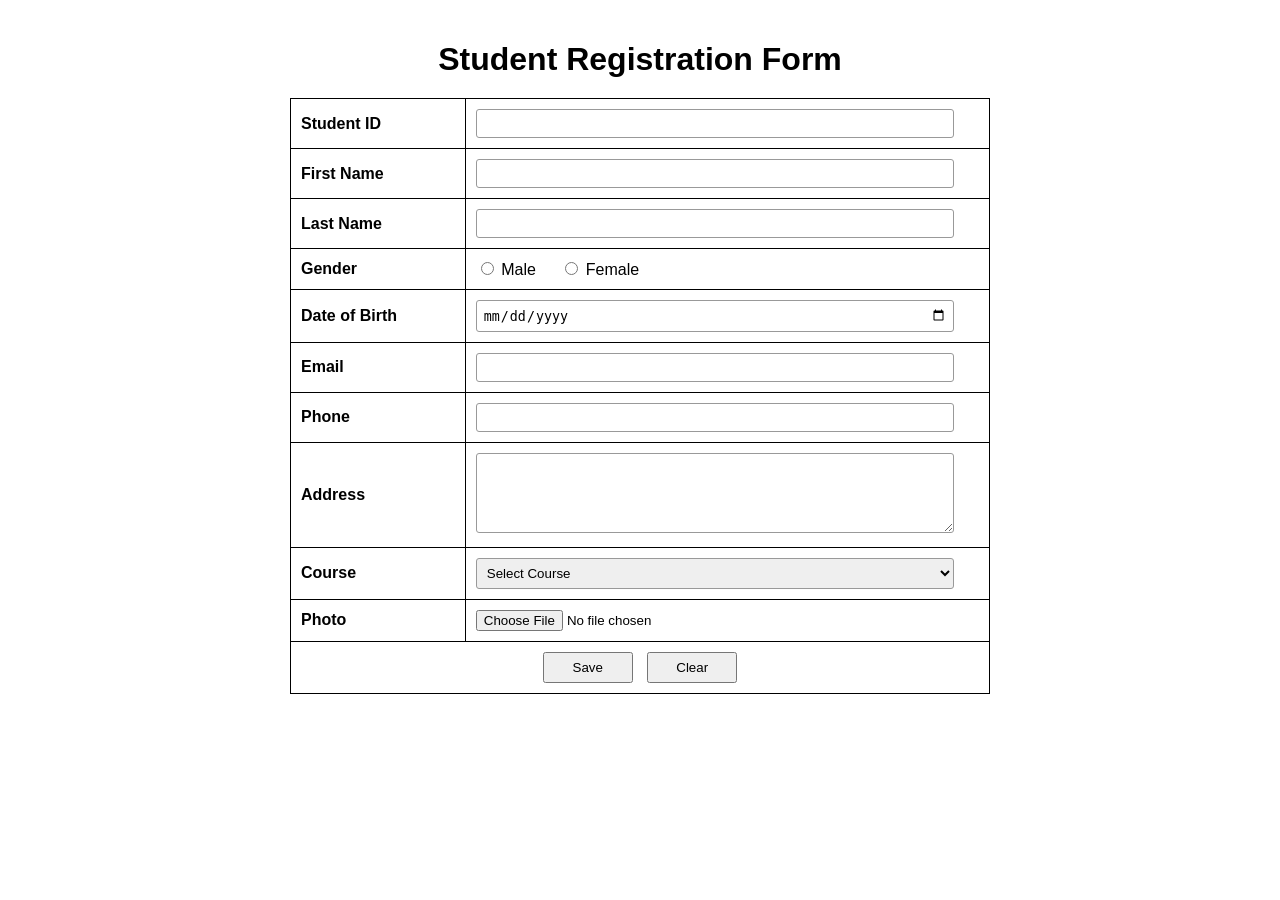
<file: Index.html>
<!DOCTYPE html>
<html lang="en">
<head>
    <meta charset="UTF-8">
    <meta name="viewport" content="width=device-width, initial-scale=1.0">
    <title>Simple Table</title>
    <style>
        body {
            font-family: Arial, sans-serif;
            background-color: #fff;
            margin: 0;
            padding: 20px;
        }

        h1 {
            text-align: center;
            margin-bottom: 20px;
        }

        .form-container {
            max-width: 700px;
            margin: 0 auto;
        }

        table {
            width: 100%;
            border-collapse: collapse;
            margin: 0 auto;
        }

        td {
            border: 1px solid #000;
            padding: 10px;
            vertical-align: middle;
        }

        td.label-cell {
            width: 25%;
            font-weight: bold;
        }

        input[type="text"],
        input[type="email"],
        input[type="tel"],
        input[type="date"],
        select,
        textarea {
            width: 95%;
            padding: 6px;
            box-sizing: border-box;
            border: 1px solid #999;
            border-radius: 3px;
        }

        textarea {
            resize: vertical;
            min-height: 80px;
        }

        .buttons {
            text-align: center;
            padding-top: 10px;
        }

        .buttons input {
            width: 90px;
            margin: 0 5px;
            padding: 6px 0;
        }
    </style>
</head>
<body>
    <div class="form-container">
        <h1>Student Registration Form</h1>
        <form>
            <table>
                <tr>
                    <td class="label-cell">Student ID</td>
                    <td><input type="text" id="student-id" name="student-id" required></td>
                </tr>
                <tr>
                    <td class="label-cell">First Name</td>
                    <td><input type="text" id="first-name" name="first-name" required></td>
                </tr>
                <tr>
                    <td class="label-cell">Last Name</td>
                    <td><input type="text" id="last-name" name="last-name" required></td>
                </tr>
                <tr>
                    <td class="label-cell">Gender</td>
                    <td>
                        <label><input type="radio" id="male" name="gender" value="male" required> Male</label>
                        <label style="margin-left: 20px;"><input type="radio" id="female" name="gender" value="female" required> Female</label>
                    </td>
                </tr>
                <tr>
                    <td class="label-cell">Date of Birth</td>
                    <td><input type="date" id="date-of-birth" name="date-of-birth"></td>
                </tr>
                <tr>
                    <td class="label-cell">Email</td>
                    <td><input type="email" id="email" name="email"></td>
                </tr>
                <tr>
                    <td class="label-cell">Phone</td>
                    <td><input type="tel" id="phone-number" name="phone-number"></td>
                </tr>
                <tr>
                    <td class="label-cell">Address</td>
                    <td><textarea id="address" name="address"></textarea></td>
                </tr>
                <tr>
                    <td class="label-cell">Course</td>
                    <td>
                        <select id="course" name="course">
                            <option value="">Select Course</option>
                            <option value="computer-science">Computer Science</option>
                            <option value="business-administration">Business Administration</option>
                            <option value="psychology">Psychology</option>
                            <option value="engineering">Engineering</option>
                        </select>
                    </td>
                </tr>
                <tr>
                    <td class="label-cell">Photo</td>
                    <td><input type="file" id="photo" name="photo"></td>
                </tr>
                <tr>
                    <td colspan="2" class="buttons">
                        <input type="submit" value="Save">
                        <input type="reset" value="Clear">
                    </td>
                </tr>
            </table>
        </form>
    </div>
</body>
</html>
</file>
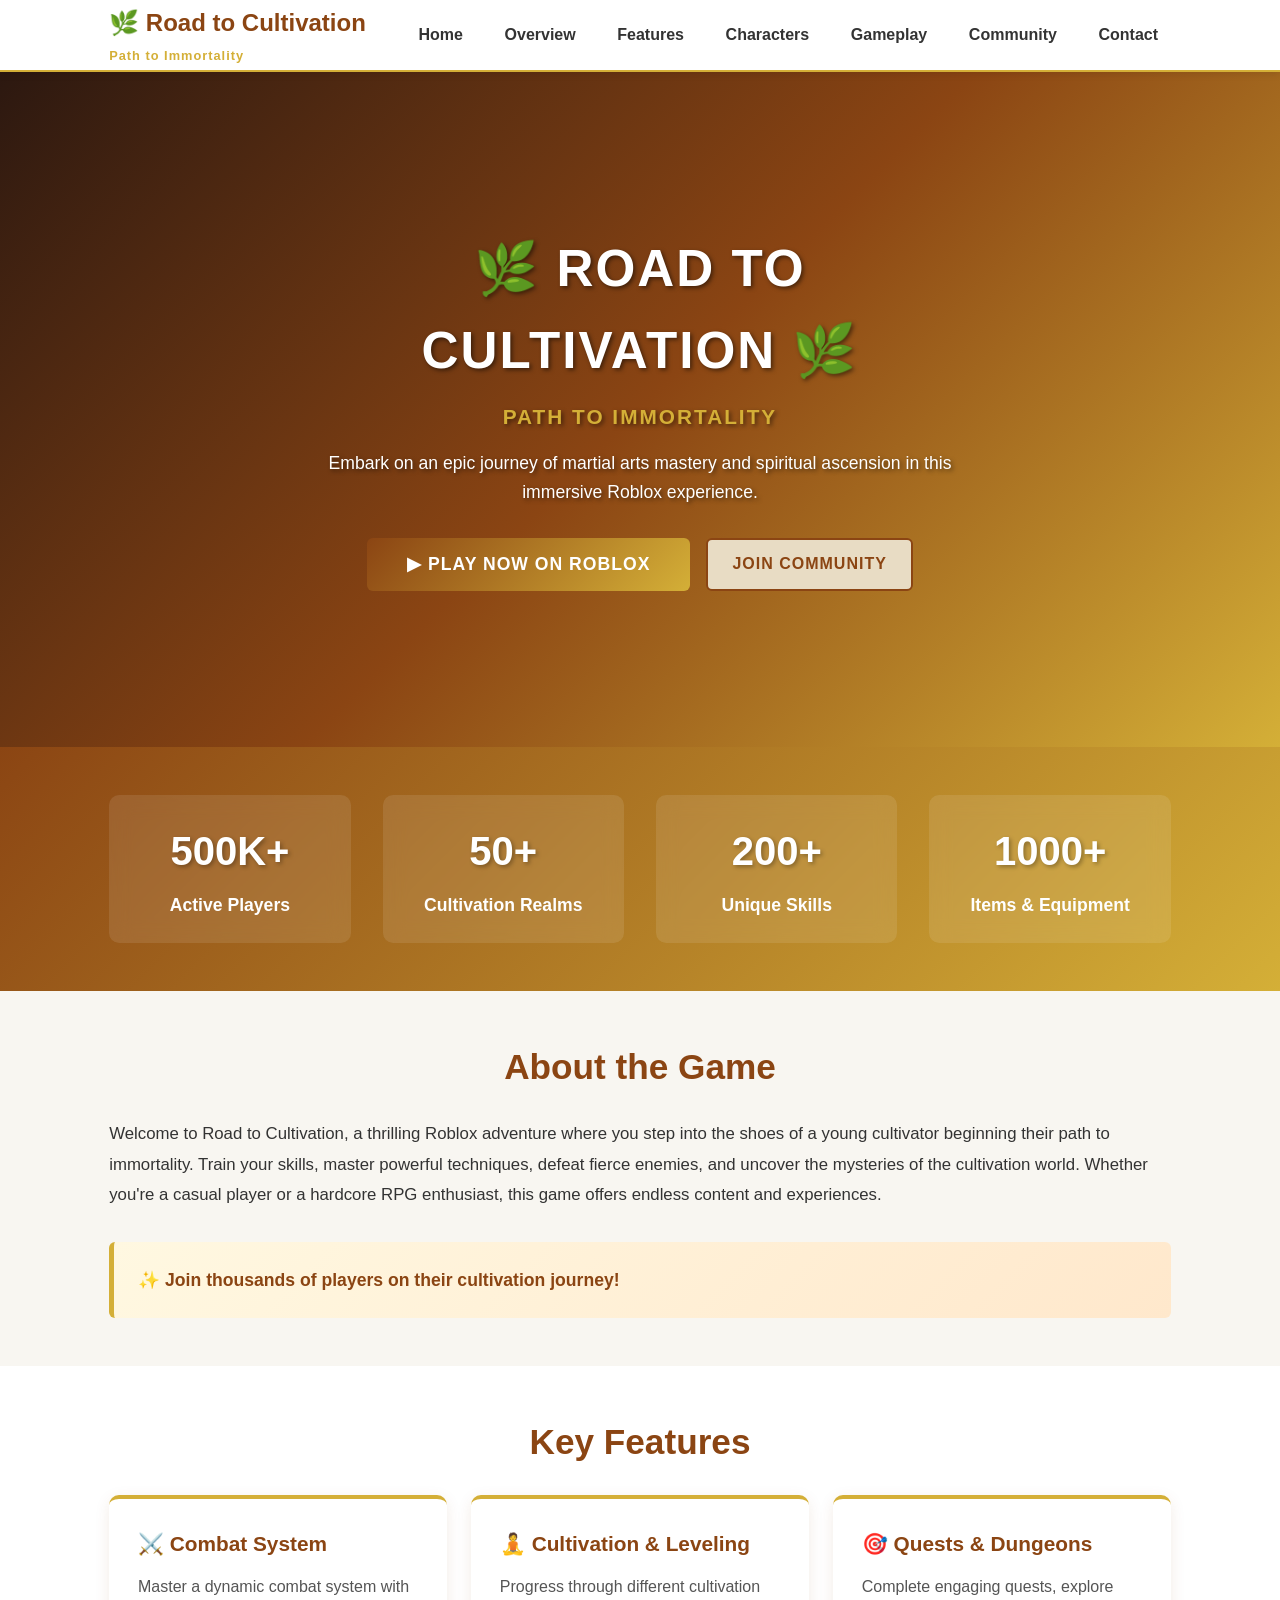
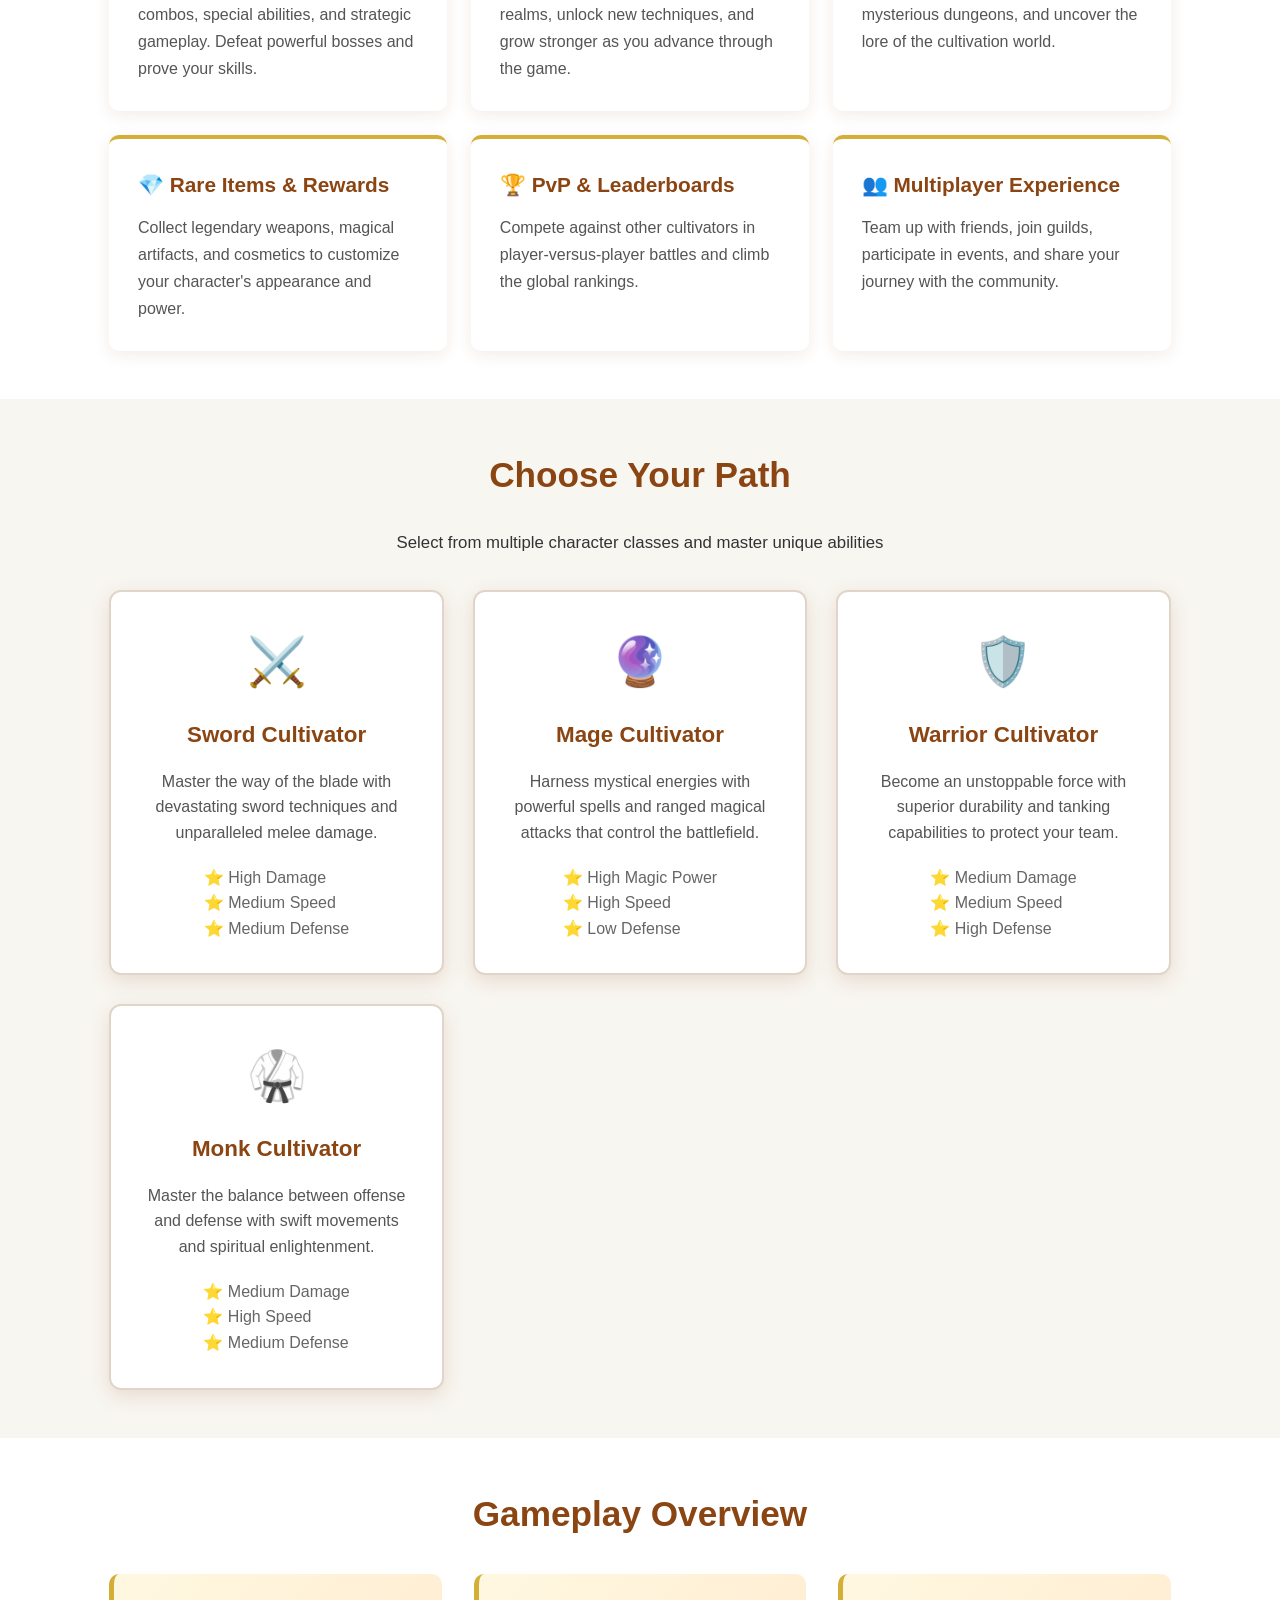
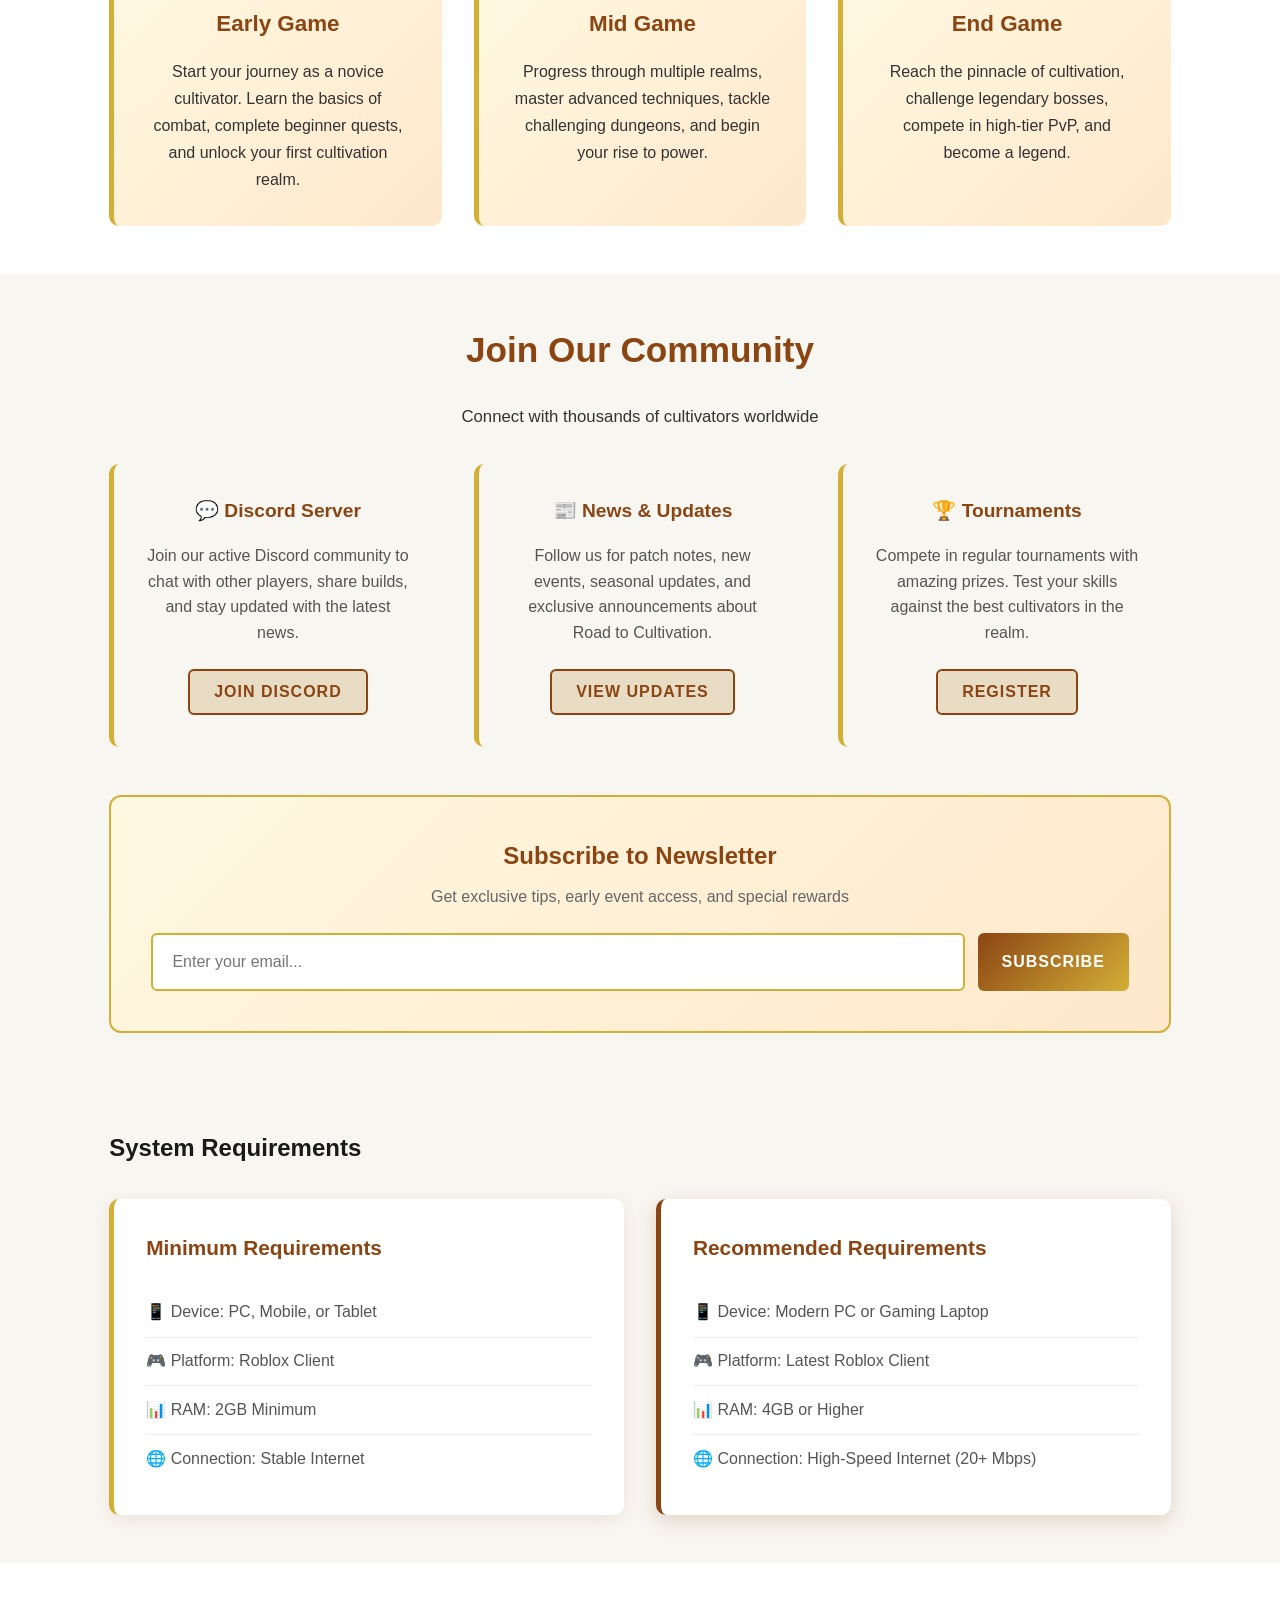
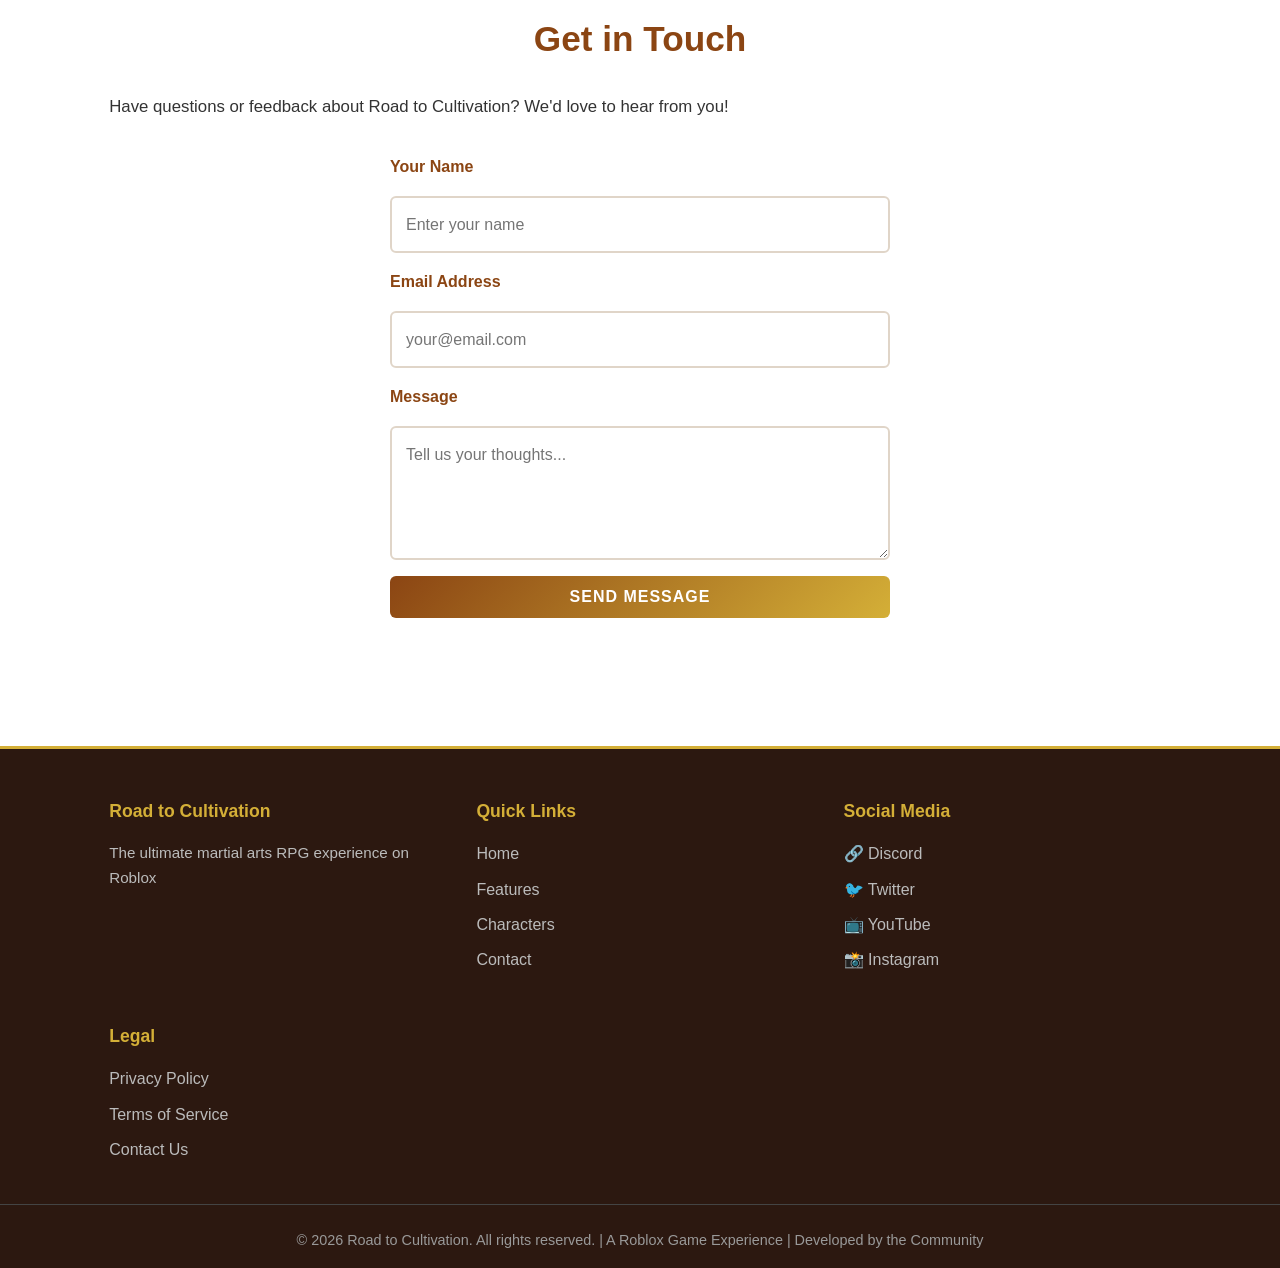
<file: Testing/Index.html>
<!DOCTYPE html>
<html lang="en">
<head>
    <meta charset="UTF-8">
    <meta name="viewport" content="width=device-width, initial-scale=1.0">
    <title>Road to Cultivation - Roblox Game</title>
    <link rel="stylesheet" href="Style.css">
</head>
<body>
    <header class="top-bar">
        <div class="container header-inner">
            <div class="logo-section">
                <a href="#" class="brand">🌿 Road to Cultivation</a>
                <p class="tagline">Path to Immortality</p>
            </div>
            <nav class="nav" id="mainNav">
                <a href="#home">Home</a>
                <a href="#overview">Overview</a>
                <a href="#features">Features</a>
                <a href="#characters">Characters</a>
                <a href="#gameplay">Gameplay</a>
                <a href="#community">Community</a>
                <a href="#contact">Contact</a>
            </nav>
            <button class="btn nav-toggle" id="navToggle">Menu</button>
        </div>
    </header>

    <main>
        <!-- Hero Section -->
        <section id="home" class="hero">
            <div class="container hero-content">
                <div class="hero-title">
                    <h1>🌿 Road to Cultivation 🌿</h1>
                    <p class="hero-tagline">Path to Immortality</p>
                </div>
                <p>Embark on an epic journey of martial arts mastery and spiritual ascension in this immersive Roblox experience.</p>
                <div class="hero-buttons">
                    <button class="btn primary play-btn" id="actionBtn">▶ Play Now on Roblox</button>
                    <button class="btn secondary" id="joinBtn">Join Community</button>
                </div>
            </div>
        </section>

        <!-- Stats Section -->
        <section class="stats-section">
            <div class="container">
                <div class="stats-grid">
                    <div class="stat-card">
                        <h3>500K+</h3>
                        <p>Active Players</p>
                    </div>
                    <div class="stat-card">
                        <h3>50+</h3>
                        <p>Cultivation Realms</p>
                    </div>
                    <div class="stat-card">
                        <h3>200+</h3>
                        <p>Unique Skills</p>
                    </div>
                    <div class="stat-card">
                        <h3>1000+</h3>
                        <p>Items & Equipment</p>
                    </div>
                </div>
            </div>
        </section>

        <!-- Overview Section -->
        <section id="overview" class="section">
            <div class="container">
                <h2>About the Game</h2>
                <p>Welcome to Road to Cultivation, a thrilling Roblox adventure where you step into the shoes of a young cultivator beginning their path to immortality. Train your skills, master powerful techniques, defeat fierce enemies, and uncover the mysteries of the cultivation world. Whether you're a casual player or a hardcore RPG enthusiast, this game offers endless content and experiences.</p>
                <div class="highlight-box">
                    <p><strong>✨ Join thousands of players on their cultivation journey!</strong></p>
                </div>
            </div>
        </section>

        <!-- Features Section -->
        <section id="features" class="section alt-bg">
            <div class="container">
                <h2>Key Features</h2>
                <div class="grid">
                    <article class="card">
                        <h3>⚔️ Combat System</h3>
                        <p>Master a dynamic combat system with combos, special abilities, and strategic gameplay. Defeat powerful bosses and prove your skills.</p>
                    </article>
                    <article class="card">
                        <h3>🧘 Cultivation & Leveling</h3>
                        <p>Progress through different cultivation realms, unlock new techniques, and grow stronger as you advance through the game.</p>
                    </article>
                    <article class="card">
                        <h3>🎯 Quests & Dungeons</h3>
                        <p>Complete engaging quests, explore mysterious dungeons, and uncover the lore of the cultivation world.</p>
                    </article>
                    <article class="card">
                        <h3>💎 Rare Items & Rewards</h3>
                        <p>Collect legendary weapons, magical artifacts, and cosmetics to customize your character's appearance and power.</p>
                    </article>
                    <article class="card">
                        <h3>🏆 PvP & Leaderboards</h3>
                        <p>Compete against other cultivators in player-versus-player battles and climb the global rankings.</p>
                    </article>
                    <article class="card">
                        <h3>👥 Multiplayer Experience</h3>
                        <p>Team up with friends, join guilds, participate in events, and share your journey with the community.</p>
                    </article>
                </div>
            </div>
        </section>

        <!-- Characters Section -->
        <section id="characters" class="section">
            <div class="container">
                <h2>Choose Your Path</h2>
                <p class="section-subtitle">Select from multiple character classes and master unique abilities</p>
                <div class="characters-grid">
                    <div class="character-card">
                        <div class="character-icon">⚔️</div>
                        <h3>Sword Cultivator</h3>
                        <p>Master the way of the blade with devastating sword techniques and unparalleled melee damage.</p>
                        <ul class="traits">
                            <li>⭐ High Damage</li>
                            <li>⭐ Medium Speed</li>
                            <li>⭐ Medium Defense</li>
                        </ul>
                    </div>
                    <div class="character-card">
                        <div class="character-icon">🔮</div>
                        <h3>Mage Cultivator</h3>
                        <p>Harness mystical energies with powerful spells and ranged magical attacks that control the battlefield.</p>
                        <ul class="traits">
                            <li>⭐ High Magic Power</li>
                            <li>⭐ High Speed</li>
                            <li>⭐ Low Defense</li>
                        </ul>
                    </div>
                    <div class="character-card">
                        <div class="character-icon">🛡️</div>
                        <h3>Warrior Cultivator</h3>
                        <p>Become an unstoppable force with superior durability and tanking capabilities to protect your team.</p>
                        <ul class="traits">
                            <li>⭐ Medium Damage</li>
                            <li>⭐ Medium Speed</li>
                            <li>⭐ High Defense</li>
                        </ul>
                    </div>
                    <div class="character-card">
                        <div class="character-icon">🥋</div>
                        <h3>Monk Cultivator</h3>
                        <p>Master the balance between offense and defense with swift movements and spiritual enlightenment.</p>
                        <ul class="traits">
                            <li>⭐ Medium Damage</li>
                            <li>⭐ High Speed</li>
                            <li>⭐ Medium Defense</li>
                        </ul>
                    </div>
                </div>
            </div>
        </section>

        <!-- Gameplay Section -->
        <section id="gameplay" class="section alt-bg">
            <div class="container">
                <h2>Gameplay Overview</h2>
                <div class="gameplay-grid">
                    <div class="gameplay-card">
                        <h3>Early Game</h3>
                        <p>Start your journey as a novice cultivator. Learn the basics of combat, complete beginner quests, and unlock your first cultivation realm.</p>
                    </div>
                    <div class="gameplay-card">
                        <h3>Mid Game</h3>
                        <p>Progress through multiple realms, master advanced techniques, tackle challenging dungeons, and begin your rise to power.</p>
                    </div>
                    <div class="gameplay-card">
                        <h3>End Game</h3>
                        <p>Reach the pinnacle of cultivation, challenge legendary bosses, compete in high-tier PvP, and become a legend.</p>
                    </div>
                </div>
            </div>
        </section>

        <!-- Community Section -->
        <section id="community" class="section">
            <div class="container">
                <h2>Join Our Community</h2>
                <p class="section-subtitle">Connect with thousands of cultivators worldwide</p>
                <div class="community-grid">
                    <div class="community-card">
                        <h3>💬 Discord Server</h3>
                        <p>Join our active Discord community to chat with other players, share builds, and stay updated with the latest news.</p>
                        <button class="btn secondary">Join Discord</button>
                    </div>
                    <div class="community-card">
                        <h3>📰 News & Updates</h3>
                        <p>Follow us for patch notes, new events, seasonal updates, and exclusive announcements about Road to Cultivation.</p>
                        <button class="btn secondary">View Updates</button>
                    </div>
                    <div class="community-card">
                        <h3>🏆 Tournaments</h3>
                        <p>Compete in regular tournaments with amazing prizes. Test your skills against the best cultivators in the realm.</p>
                        <button class="btn secondary">Register</button>
                    </div>
                </div>
                <div class="newsletter-box">
                    <h3>Subscribe to Newsletter</h3>
                    <p>Get exclusive tips, early event access, and special rewards</p>
                    <div class="newsletter-form">
                        <input type="email" placeholder="Enter your email..." id="newsletterEmail">
                        <button class="btn primary" id="subscribeBtn">Subscribe</button>
                    </div>
                </div>
            </div>
        </section>

        <!-- System Requirements Section -->
        <section class="requirements-section">
            <div class="container">
                <h2>System Requirements</h2>
                <div class="requirements-grid">
                    <div class="requirement-box">
                        <h3>Minimum Requirements</h3>
                        <ul>
                            <li>📱 Device: PC, Mobile, or Tablet</li>
                            <li>🎮 Platform: Roblox Client</li>
                            <li>📊 RAM: 2GB Minimum</li>
                            <li>🌐 Connection: Stable Internet</li>
                        </ul>
                    </div>
                    <div class="requirement-box recommended">
                        <h3>Recommended Requirements</h3>
                        <ul>
                            <li>📱 Device: Modern PC or Gaming Laptop</li>
                            <li>🎮 Platform: Latest Roblox Client</li>
                            <li>📊 RAM: 4GB or Higher</li>
                            <li>🌐 Connection: High-Speed Internet (20+ Mbps)</li>
                        </ul>
                    </div>
                </div>
            </div>
        </section>

        <!-- Contact Section -->
        <section id="contact" class="section alt-bg">
            <div class="container">
                <h2>Get in Touch</h2>
                <p>Have questions or feedback about Road to Cultivation? We'd love to hear from you!</p>
                <form id="contactForm" class="contact-form">
                    <label for="name">Your Name</label>
                    <input type="text" id="name" name="name" placeholder="Enter your name" required>
                    <label for="email">Email Address</label>
                    <input type="email" id="email" name="email" placeholder="your@email.com" required>
                    <label for="message">Message</label>
                    <textarea id="message" name="message" rows="4" placeholder="Tell us your thoughts..." required></textarea>
                    <button type="submit" class="btn primary">Send Message</button>
                </form>
                <p id="formStatus" class="form-status"></p>
            </div>
        </section>
    </main>

    <footer class="footer">
        <div class="container footer-content">
            <div class="footer-column">
                <h4>Road to Cultivation</h4>
                <p>The ultimate martial arts RPG experience on Roblox</p>
            </div>
            <div class="footer-column">
                <h4>Quick Links</h4>
                <ul>
                    <li><a href="#home">Home</a></li>
                    <li><a href="#features">Features</a></li>
                    <li><a href="#characters">Characters</a></li>
                    <li><a href="#contact">Contact</a></li>
                </ul>
            </div>
            <div class="footer-column">
                <h4>Social Media</h4>
                <ul>
                    <li><a href="#" class="social-link">🔗 Discord</a></li>
                    <li><a href="#" class="social-link">🐦 Twitter</a></li>
                    <li><a href="#" class="social-link">📺 YouTube</a></li>
                    <li><a href="#" class="social-link">📸 Instagram</a></li>
                </ul>
            </div>
            <div class="footer-column">
                <h4>Legal</h4>
                <ul>
                    <li><a href="#">Privacy Policy</a></li>
                    <li><a href="#">Terms of Service</a></li>
                    <li><a href="#">Contact Us</a></li>
                </ul>
            </div>
        </div>
        <div class="footer-bottom">
            <p>&copy; 2026 Road to Cultivation. All rights reserved. | A Roblox Game Experience | Developed by the Community</p>
        </div>
    </footer>

    <script src="Main.JS"></script>
</body>
</html>
</file>
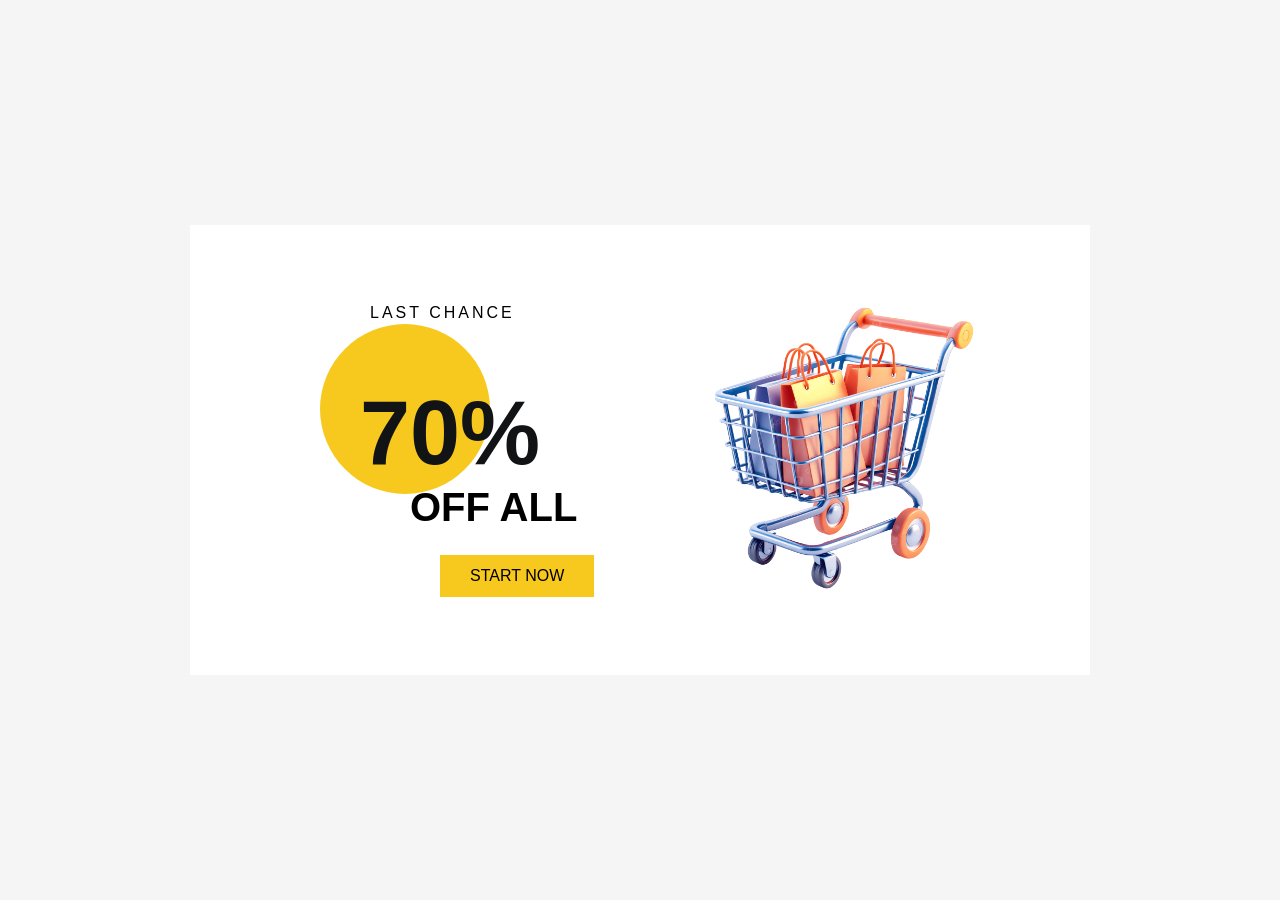
<file: Panha/quizz.html>
<!DOCTYPE html>
<html lang="en">
<head>
    <meta charset="UTF-8">
    <meta name="viewport" content="width=device-width, initial-scale=1.0">
    <title>Discount</title>
    <link rel="stylesheet" href="style.css">
</head>
<body>
    <div class="box">
        <div class="lalala">
            <div class="circle"></div>
            <p class="top-text">LAST CHANCE</p>
            <h3 class="discount">70%</h3>
            <h4 class="off">OFF ALL</h4>
            <button class="btn">START NOW</button>
        </div>
        <div class="right">
            <img class="img" src="pngtree-retail-goods-cart-png-image_21084479.png" alt="Discount Image">
        </div>
    </div>
</body>
</html>
</file>
<file: Testing/Style.css>
/* General Styles */
* {
    margin: 0;
    padding: 0;
    box-sizing: border-box;
}

body {
    font-family: 'Segoe UI', Tahoma, Geneva, Verdana, sans-serif;
    color: #1a1a1a;
    background-color: #f8f6f1;
    line-height: 1.6;
}

.container {
    max-width: 1100px;
    margin: 0 auto;
    padding: 0 1.2rem;
}

a {
    color: inherit;
    text-decoration: none;
}

/* Header */
.top-bar {
    background: #fff;
    border-bottom: 2px solid #d4af37;
    position: sticky;
    top: 0;
    z-index: 999;
    box-shadow: 0 2px 8px rgba(0,0,0,0.1);
}

.header-inner {
    display: flex;
    align-items: center;
    justify-content: space-between;
    height: 70px;
}

.logo-section {
    display: flex;
    flex-direction: column;
    gap: 0.2rem;
}

.brand {
    font-size: 1.5rem;
    font-weight: 700;
    color: #8b4513;
}

.tagline {
    font-size: 0.8rem;
    color: #d4af37;
    font-weight: 600;
    letter-spacing: 1px;
}

.nav {
    display: flex;
    gap: 1rem;
}

.nav a {
    color: #333;
    font-weight: 600;
    padding: 0.5rem 0.8rem;
    border-radius: 6px;
    transition: all 0.3s ease;
}

.nav a:hover {
    background-color: #e8dcc4;
    color: #8b4513;
}

.nav-toggle {
    display: none;
    background: #8b4513;
    color: white;
}

/* Hero Section */
.hero {
    background: linear-gradient(135deg, #2c1810 0%, #8b4513 50%, #d4af37 100%);
    color: #fff;
    min-height: 75vh;
    display: flex;
    align-items: center;
    text-shadow: 2px 2px 4px rgba(0,0,0,0.5);
}

.hero-content {
    max-width: 700px;
    margin: 0 auto;
    text-align: center;
}

.hero-title {
    margin-bottom: 1rem;
}

.hero h1 {
    font-size: clamp(2rem, 4vw, 3.5rem);
    margin-bottom: 0.5rem;
    font-weight: 800;
    text-transform: uppercase;
    letter-spacing: 2px;
}

.hero-tagline {
    font-size: 1.3rem;
    color: #d4af37;
    margin-bottom: 1rem;
    font-weight: 700;
    letter-spacing: 2px;
    text-transform: uppercase;
}

.hero-content > p {
    font-size: 1.1rem;
    margin-bottom: 1.6rem;
}

.hero-buttons {
    display: flex;
    gap: 1rem;
    justify-content: center;
    flex-wrap: wrap;
    margin-top: 2rem;
}

/* Stats Section */
.stats-section {
    background: linear-gradient(135deg, #8b4513 0%, #d4af37 100%);
    padding: 3rem 0;
    color: #fff;
}

.stats-grid {
    display: grid;
    gap: 2rem;
    grid-template-columns: repeat(auto-fit, minmax(200px, 1fr));
}

.stat-card {
    text-align: center;
    padding: 1.5rem;
    background: rgba(255, 255, 255, 0.1);
    border-radius: 10px;
    backdrop-filter: blur(10px);
}

.stat-card h3 {
    font-size: 2.5rem;
    font-weight: 800;
    margin-bottom: 0.5rem;
    text-shadow: 2px 2px 4px rgba(0,0,0,0.3);
}

.stat-card p {
    font-size: 1.1rem;
    font-weight: 600;
}

/* Sections */
.section {
    padding: 3rem 0;
}

.section h2 {
    font-size: 2.2rem;
    margin-bottom: 1.5rem;
    color: #8b4513;
    text-align: center;
}

.section-subtitle {
    text-align: center;
    color: #666;
    margin-bottom: 2rem;
    font-size: 1.1rem;
}

.section > .container > p {
    font-size: 1.05rem;
    line-height: 1.8;
    margin-bottom: 2rem;
    color: #333;
}

.alt-bg {
    background-color: #fff;
}

.highlight-box {
    background: linear-gradient(135deg, #fff8e1 0%, #ffe8cc 100%);
    padding: 1.5rem;
    border-left: 5px solid #d4af37;
    border-radius: 6px;
    margin-top: 1.5rem;
    font-size: 1.1rem;
    color: #8b4513;
}

/* Grid & Cards */
.grid {
    display: grid;
    gap: 1.5rem;
    grid-template-columns: repeat(auto-fit, minmax(280px, 1fr));
}

.card {
    background: #fff;
    padding: 1.8rem;
    border-radius: 10px;
    box-shadow: 0 4px 15px rgba(139, 69, 19, 0.1);
    border-top: 4px solid #d4af37;
    transition: transform 0.3s ease, box-shadow 0.3s ease;
}

.card:hover {
    transform: translateY(-5px);
    box-shadow: 0 8px 20px rgba(139, 69, 19, 0.2);
}

.card h3 {
    color: #8b4513;
    margin-bottom: 0.8rem;
    font-size: 1.3rem;
}

.card p {
    color: #555;
    line-height: 1.7;
}

/* Characters Grid */
.characters-grid {
    display: grid;
    gap: 1.8rem;
    grid-template-columns: repeat(auto-fit, minmax(260px, 1fr));
}

.character-card {
    background: #fff;
    padding: 2rem;
    border-radius: 12px;
    box-shadow: 0 6px 20px rgba(139, 69, 19, 0.15);
    border: 2px solid #e0d5c8;
    text-align: center;
    transition: all 0.3s ease;
}

.character-card:hover {
    transform: translateY(-8px);
    box-shadow: 0 12px 30px rgba(139, 69, 19, 0.3);
    border-color: #d4af37;
}

.character-icon {
    font-size: 3rem;
    margin-bottom: 1rem;
    display: inline-block;
}

.character-card h3 {
    color: #8b4513;
    font-size: 1.4rem;
    margin-bottom: 1rem;
}

.character-card p {
    color: #555;
    margin-bottom: 1.2rem;
    line-height: 1.6;
}

.traits {
    list-style: none;
    text-align: left;
    display: inline-block;
    color: #666;
}

/* Gameplay Grid */
.gameplay-grid {
    display: grid;
    gap: 2rem;
    grid-template-columns: repeat(auto-fit, minmax(250px, 1fr));
    margin-top: 2rem;
}

.gameplay-card {
    background: linear-gradient(135deg, #fff8e1 0%, #ffe8cc 100%);
    padding: 2rem;
    border-radius: 10px;
    border-left: 5px solid #d4af37;
    text-align: center;
}

.gameplay-card h3 {
    color: #8b4513;
    margin-bottom: 1rem;
    font-size: 1.4rem;
}

.gameplay-card p {
    color: #333;
    line-height: 1.7;
}

/* Buttons */
.btn {
    padding: 0.75rem 1.5rem;
    border: none;
    border-radius: 6px;
    font-size: 1rem;
    font-weight: 600;
    cursor: pointer;
    transition: all 0.3s ease;
    text-transform: uppercase;
    letter-spacing: 1px;
}

.btn.primary {
    background: linear-gradient(135deg, #8b4513 0%, #d4af37 100%);
    color: #fff;
}

.btn.primary:hover {
    transform: scale(1.05);
    box-shadow: 0 6px 20px rgba(139, 69, 19, 0.4);
}

.btn.secondary {
    background: #e8dcc4;
    color: #8b4513;
    border: 2px solid #8b4513;
}

.btn.secondary:hover {
    background: #8b4513;
    color: #fff;
    transform: translateY(-2px);
}

.play-btn {
    font-size: 1.1rem;
    padding: 1rem 2.5rem;
}

/* Forms */
.contact-form {
    display: grid;
    gap: 1rem;
    max-width: 500px;
    margin: 0 auto;
}

.contact-form label {
    font-weight: 600;
    color: #8b4513;
}

.contact-form input,
.contact-form textarea {
    padding: 0.875rem;
    border: 2px solid #e0d5c8;
    border-radius: 6px;
    font: inherit;
    transition: border-color 0.3s ease;
}

.contact-form input:focus,
.contact-form textarea:focus {
    outline: none;
    border-color: #d4af37;
    box-shadow: 0 0 8px rgba(212, 175, 55, 0.3);
}

.form-status {
    margin-top: 1rem;
    padding: 1rem;
    border-radius: 6px;
    font-weight: 600;
    text-align: center;
}

/* Community Section */
.community-grid {
    display: grid;
    gap: 2rem;
    grid-template-columns: repeat(auto-fit, minmax(280px, 1fr));
    margin-bottom: 3rem;
}

.community-card {
    background: #f8f6f1;
    padding: 2rem;
    border-radius: 10px;
    text-align: center;
    border-left: 5px solid #d4af37;
}

.community-card h3 {
    color: #8b4513;
    margin-bottom: 1rem;
    font-size: 1.2rem;
}

.community-card p {
    color: #555;
    margin-bottom: 1.5rem;
    line-height: 1.6;
}

.newsletter-box {
    background: linear-gradient(135deg, #fff8e1 0%, #ffe8cc 100%);
    padding: 2.5rem;
    border-radius: 12px;
    text-align: center;
    border: 2px solid #d4af37;
}

.newsletter-box h3 {
    color: #8b4513;
    margin-bottom: 0.5rem;
    font-size: 1.5rem;
}

.newsletter-box p {
    color: #666;
    margin-bottom: 1.5rem;
}

.newsletter-form {
    display: flex;
    gap: 0.8rem;
    justify-content: center;
    flex-wrap: wrap;
}

.newsletter-form input {
    padding: 0.875rem 1.2rem;
    border: 2px solid #d4af37;
    border-radius: 6px;
    flex: 1;
    min-width: 200px;
    font: inherit;
}

.newsletter-form input:focus {
    outline: none;
    box-shadow: 0 0 8px rgba(212, 175, 55, 0.5);
}

/* Requirements Section */
.requirements-section {
    background: #f8f6f1;
    padding: 3rem 0;
}

.requirements-section h2 {
    margin-bottom: 2rem;
}

.requirements-grid {
    display: grid;
    gap: 2rem;
    grid-template-columns: repeat(auto-fit, minmax(300px, 1fr));
}

.requirement-box {
    background: #fff;
    padding: 2rem;
    border-radius: 10px;
    box-shadow: 0 4px 15px rgba(139, 69, 19, 0.1);
    border-left: 5px solid #d4af37;
}

.requirement-box.recommended {
    border-left-color: #8b4513;
    box-shadow: 0 6px 20px rgba(139, 69, 19, 0.2);
}

.requirement-box h3 {
    color: #8b4513;
    margin-bottom: 1.5rem;
    font-size: 1.3rem;
}

.requirement-box ul {
    list-style: none;
}

.requirement-box li {
    padding: 0.6rem 0;
    color: #555;
    line-height: 1.8;
    border-bottom: 1px solid #eee;
}

.requirement-box li:last-child {
    border-bottom: none;
}

/* Footer */
.footer {
    background: #2c1810;
    color: #d4af37;
    padding: 3rem 0 1rem 0;
    border-top: 3px solid #d4af37;
}

.footer-content {
    display: grid;
    gap: 2.5rem;
    grid-template-columns: repeat(auto-fit, minmax(250px, 1fr));
    margin-bottom: 2rem;
}

.footer-column h4 {
    color: #d4af37;
    margin-bottom: 1rem;
    font-size: 1.1rem;
}

.footer-column p {
    color: #bbb;
    line-height: 1.6;
    font-size: 0.95rem;
}

.footer-column ul {
    list-style: none;
}

.footer-column li {
    margin-bottom: 0.6rem;
}

.footer-column a {
    color: #bbb;
    transition: all 0.3s ease;
}

.footer-column a:hover {
    color: #d4af37;
    margin-left: 0.3rem;
}

.social-link {
    display: inline-block;
}

.footer-bottom {
    border-top: 1px solid #444;
    padding-top: 1.5rem;
    text-align: center;
    color: #999;
    font-size: 0.9rem;
}

/* Media Queries */
@media (max-width: 850px) {
    .nav {
        position: absolute;
        top: 70px;
        right: 0;
        flex-direction: column;
        background: #fff;
        width: 220px;
        border-left: 1px solid #e2e8f0;
        box-shadow: -3px 8px 26px rgba(0,0,0,0.08);
        transform: translateX(100%);
        transition: transform 0.25s ease;
    }

    .nav.open {
        transform: translateX(0);
    }

    .nav-toggle {
        display: block;
    }

    .header-inner {
        position: relative;
    }

    .hero-content {
        text-align: center;
    }

    .hero-buttons {
        flex-direction: column;
        align-items: center;
    }

    .hero-buttons .btn {
        width: 100%;
        max-width: 300px;
    }

    .newsletter-form {
        flex-direction: column;
    }

    .newsletter-form input {
        min-width: 100%;
    }
}

@media (max-width: 600px) {
    .hero h1 {
        font-size: 1.8rem;
    }

    .hero-tagline {
        font-size: 1rem;
    }

    .section h2 {
        font-size: 1.8rem;
    }

    .stats-grid {
        grid-template-columns: repeat(2, 1fr);
    }

    .stat-card h3 {
        font-size: 2rem;
    }

    .stat-card p {
        font-size: 0.9rem;
    }

    .logo-section {
        gap: 0.1rem;
    }

    .brand {
        font-size: 1.2rem;
    }

    .tagline {
        font-size: 0.7rem;
    }
}
</file>
<file: Panha/style.css>
*{
    margin:0;
    padding:0;
    box-sizing:border-box;
}

body{
    flex-direction: column;
    display: flex;
    background:#f5f5f5;
    display:flex;
    justify-content:center;
    align-items:center;
    height:100vh;
    font-family:Arial, sans-serif;
}

.box{
    width:900px;
    height:450px;
    background:#fff;
    display:flex;
    justify-content:space-between;
    align-items:center;
    padding:110px;
}

.lalala{
    width:50%;
    position:relative;
}

.off{
    color:#000000;
    font-size:40px;
    font-weight:bold;
    margin-left:110px;
}

.circle{
    width:170px;
    height:170px;
    background:#f7c91e;
    border-radius:50%;
    position:absolute;
    top:20px;
    left:20px;
    padding: 10px;
}

.discount{
    position:relative;
    font-size:90px;
    font-weight:bold;
    color:#121314;
    margin-left:60px;
    margin-top: 60px;
}

.top-text{
    color:#000000;
    letter-spacing:3px;
    margin-left:70px;
    margin-bottom:10px;
}

.btn{
    margin-left:140px;
    margin-top:25px;
    background:#f7c91e;
    color:#000;
    border:none;
    padding:12px 30px;
    font-size:16px;
    cursor:pointer;
}
.img{
    width:100%;
    height:100%;
    transform :scale(1.2);
}
.right{
    width:40%;
    text-align:center;
}
</file>
